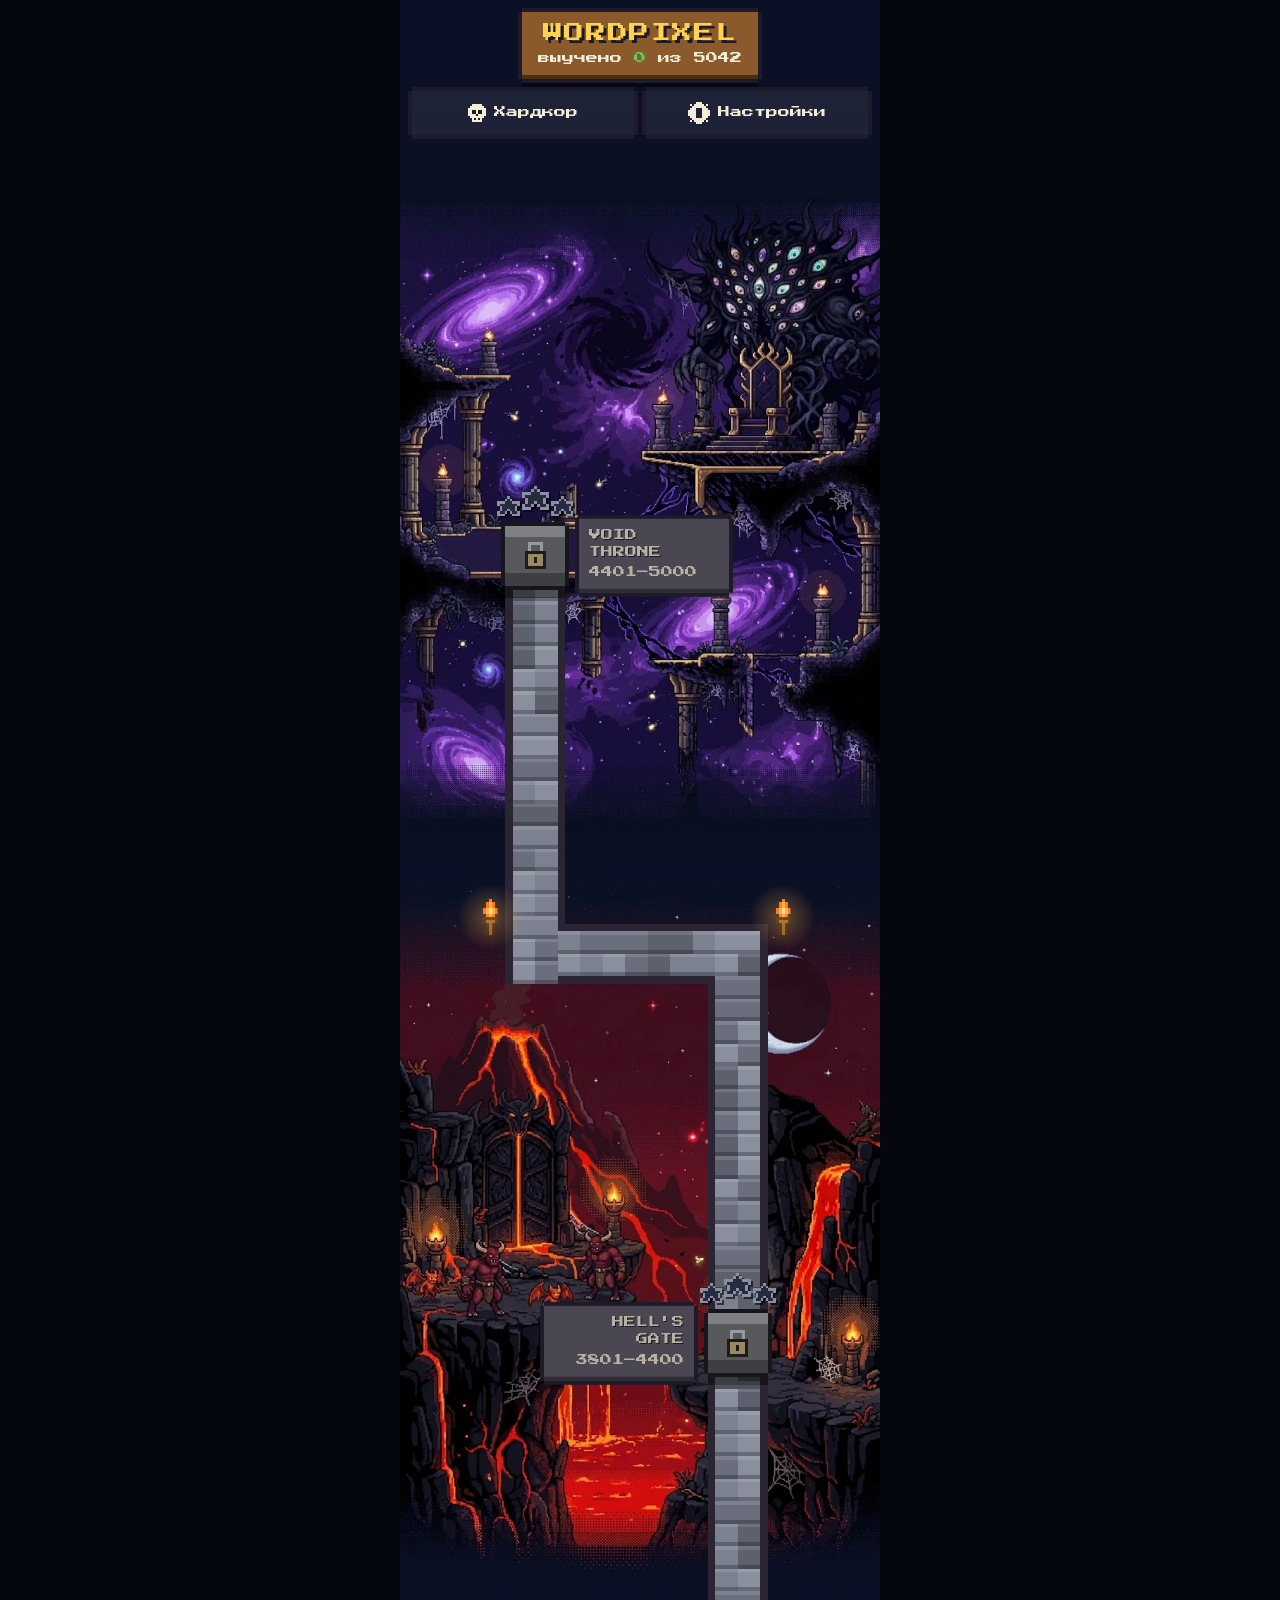
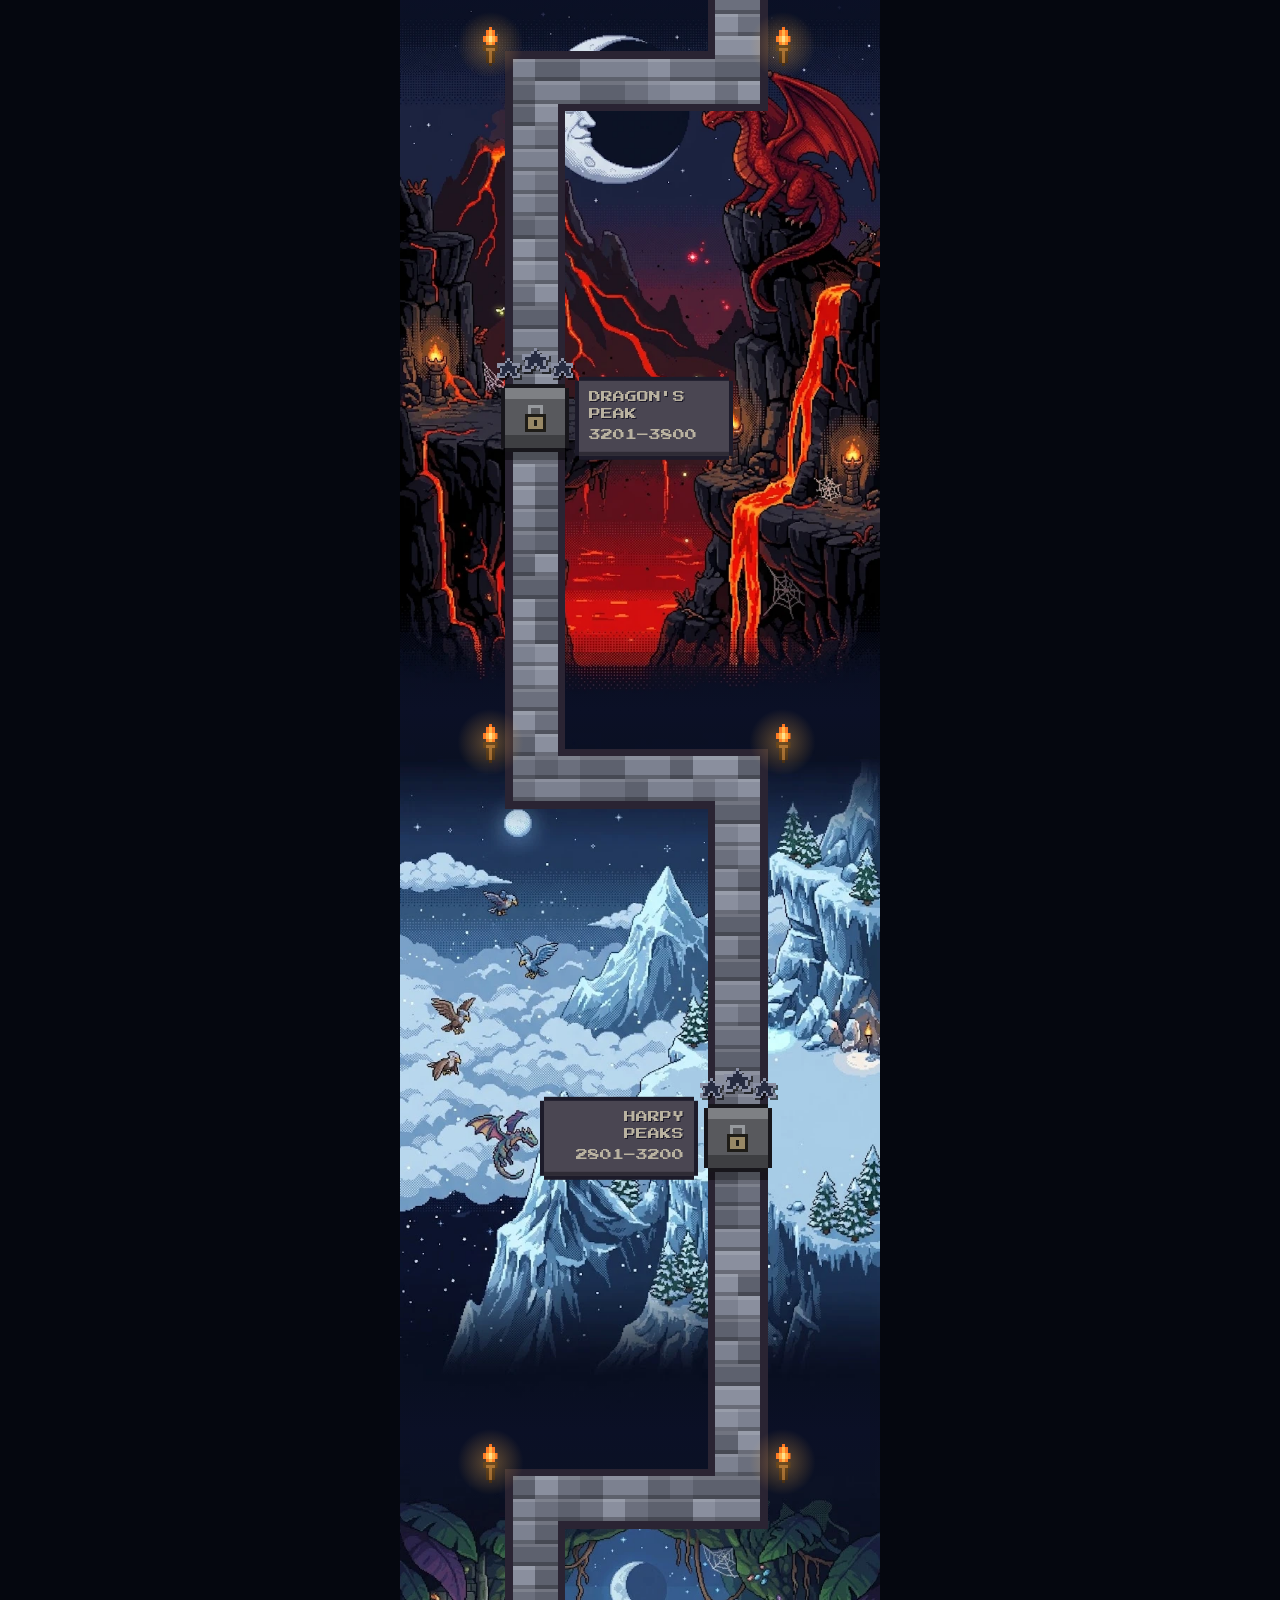
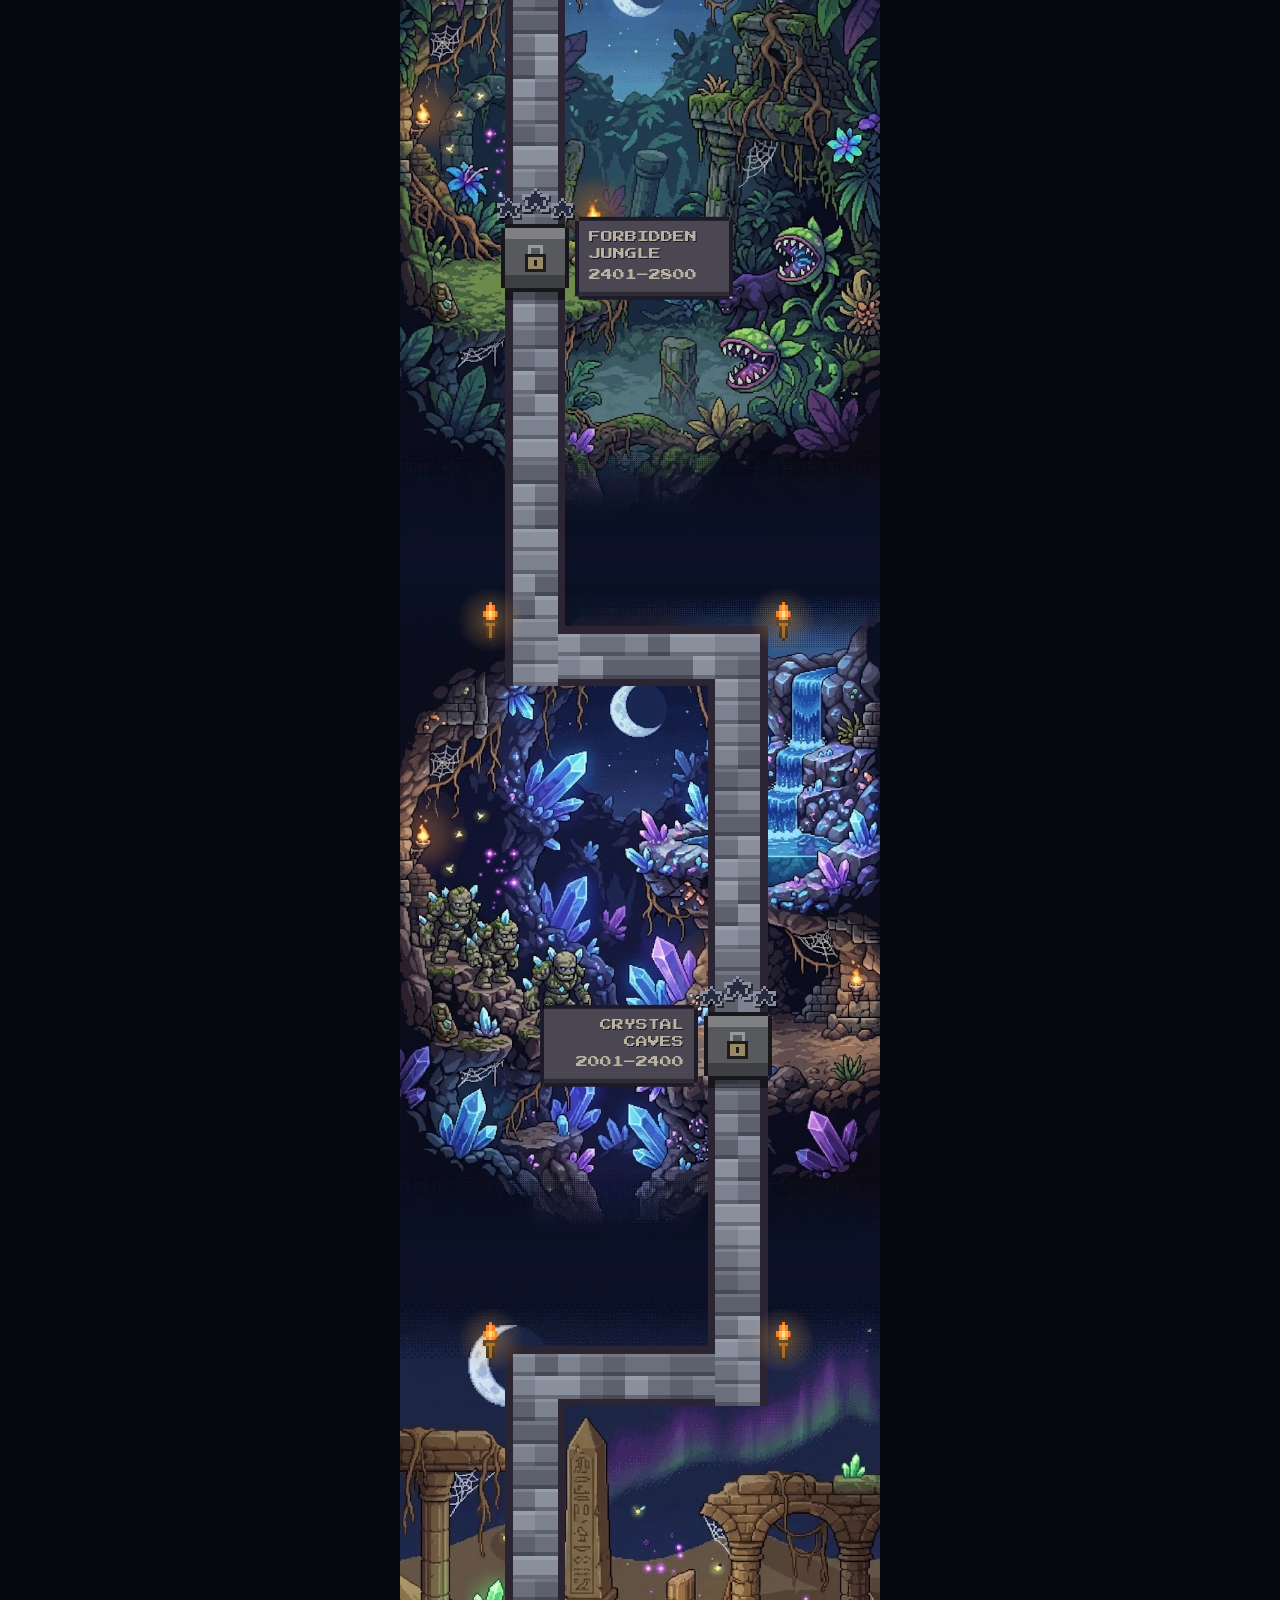
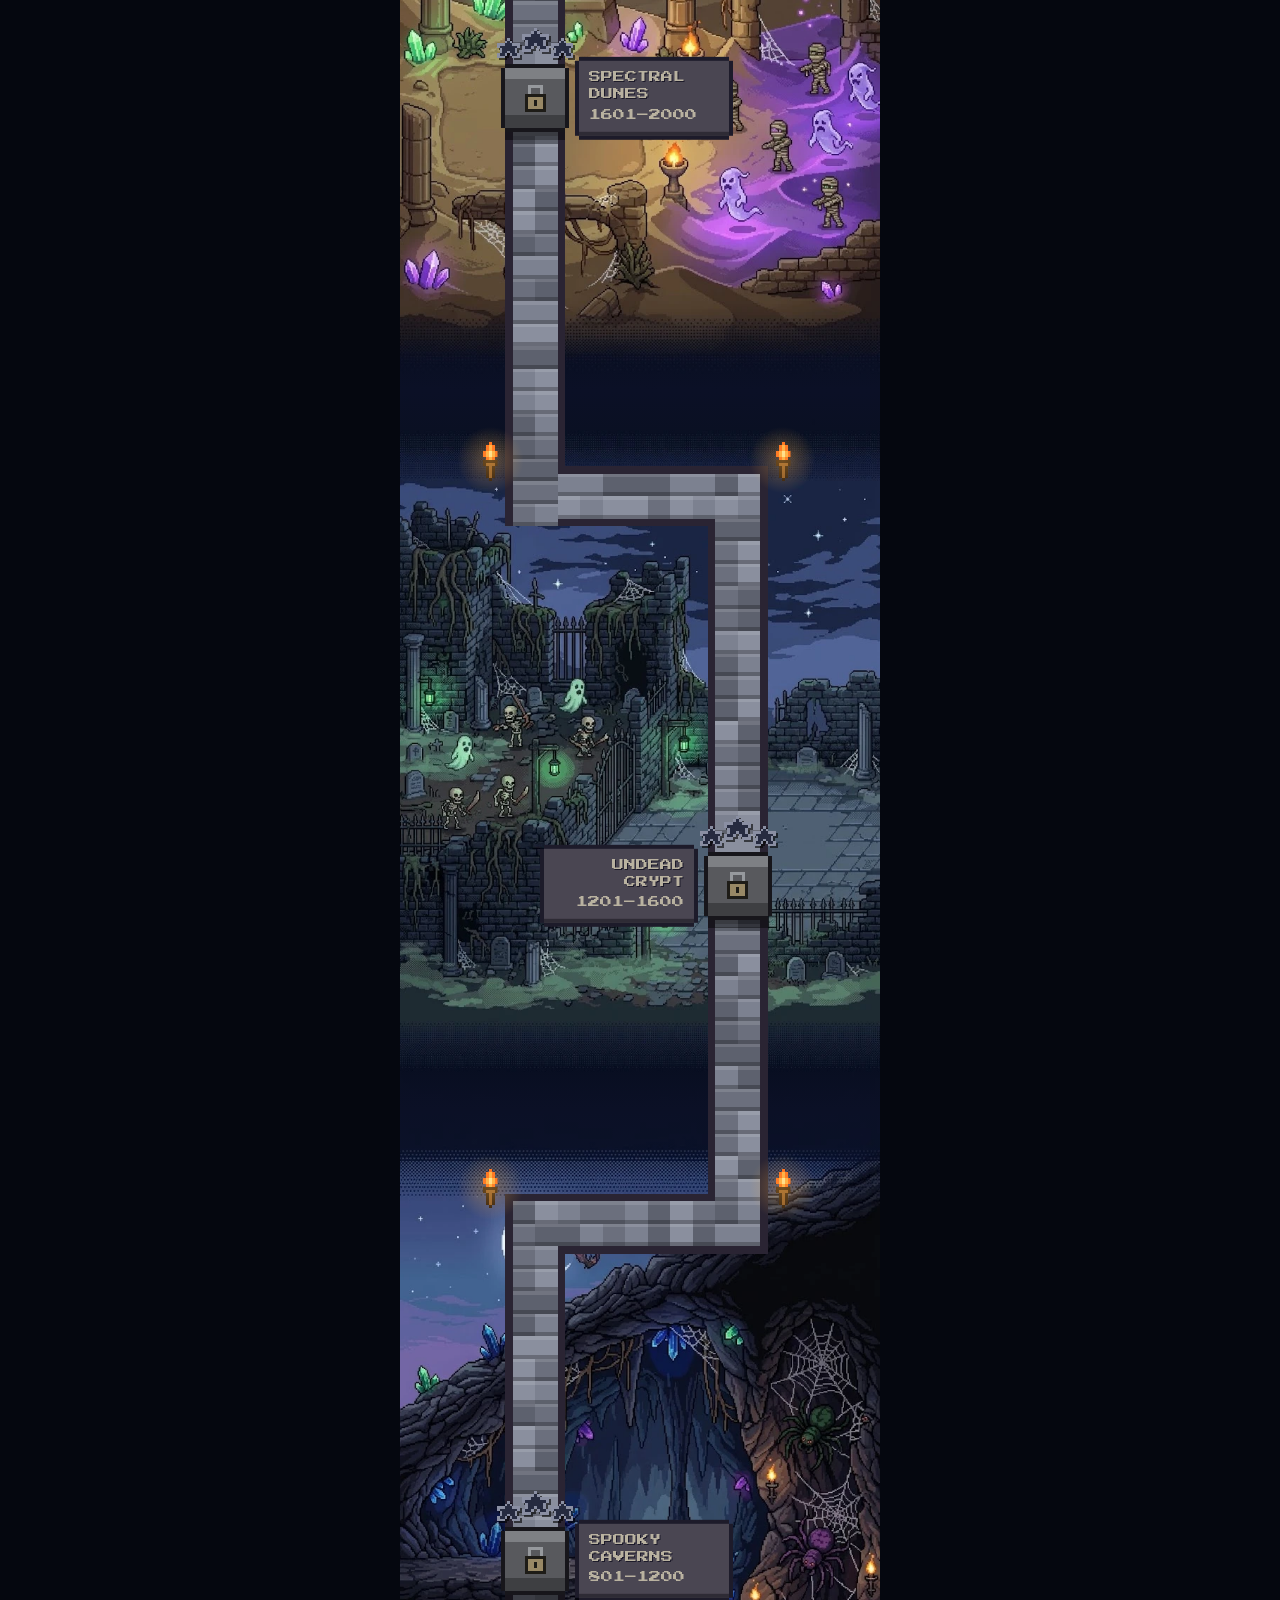
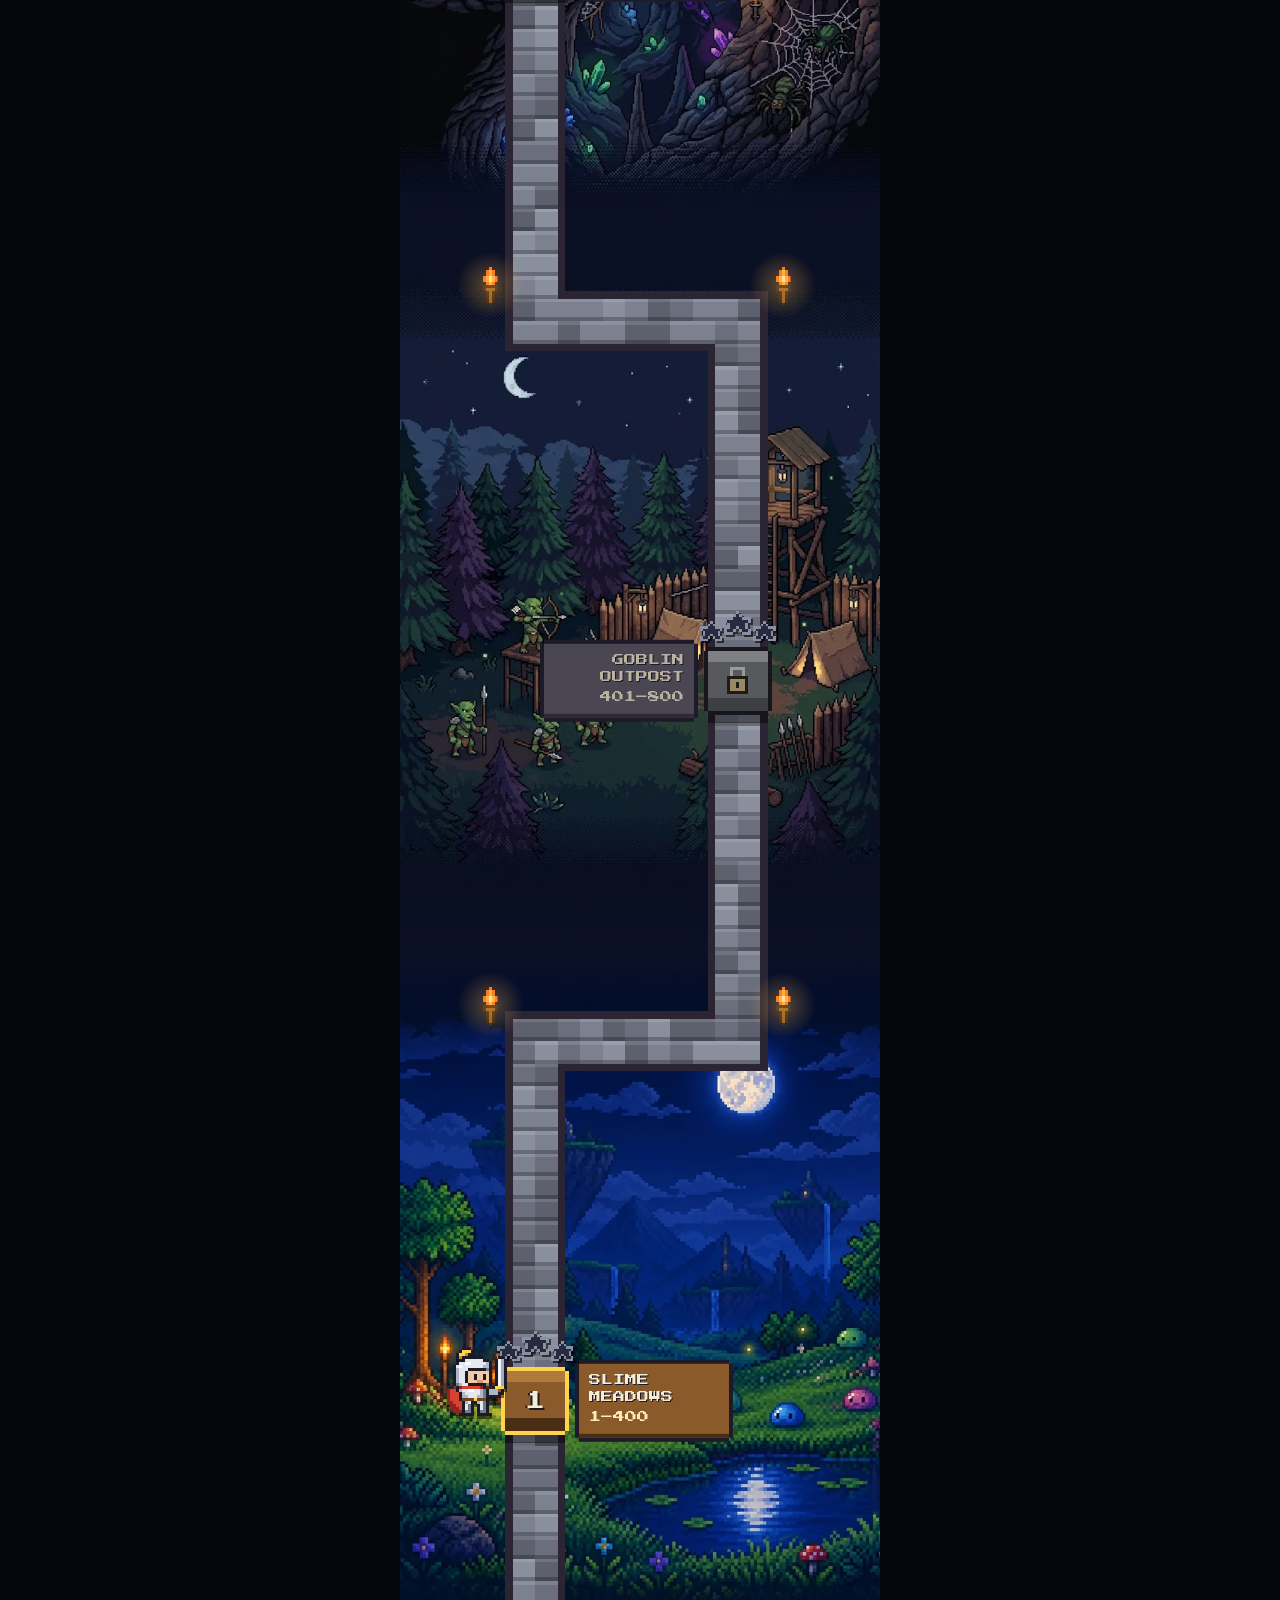
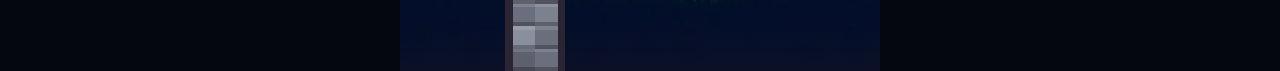
<file: index.html>
<!doctype html>
<html lang="ru">
  <head>
    <meta charset="UTF-8" />
    <meta name="viewport" content="width=device-width, initial-scale=1, viewport-fit=cover" />
    <meta name="theme-color" content="#0b1026" />
    <link rel="icon" type="image/png" sizes="32x32" href="./favicon-32.png" />
    <link rel="apple-touch-icon" href="./apple-touch-icon.png" />
    <link rel="manifest" href="./manifest.webmanifest" />
    <!-- iPhone: «На экран Домой» opens it full screen, like an app -->
    <meta name="apple-mobile-web-app-capable" content="yes" />
    <meta name="mobile-web-app-capable" content="yes" />
    <meta name="apple-mobile-web-app-status-bar-style" content="black-translucent" />
    <meta name="apple-mobile-web-app-title" content="WORDPIXEL" />
    <title>WORDPIXEL</title>
    <script type="module" crossorigin src="./assets/index-QL5jFZpt.js"></script>
    <link rel="stylesheet" crossorigin href="./assets/index-C5kx-Xwj.css">
  </head>
  <body>
    <div id="root"></div>
  </body>
</html>
</file>
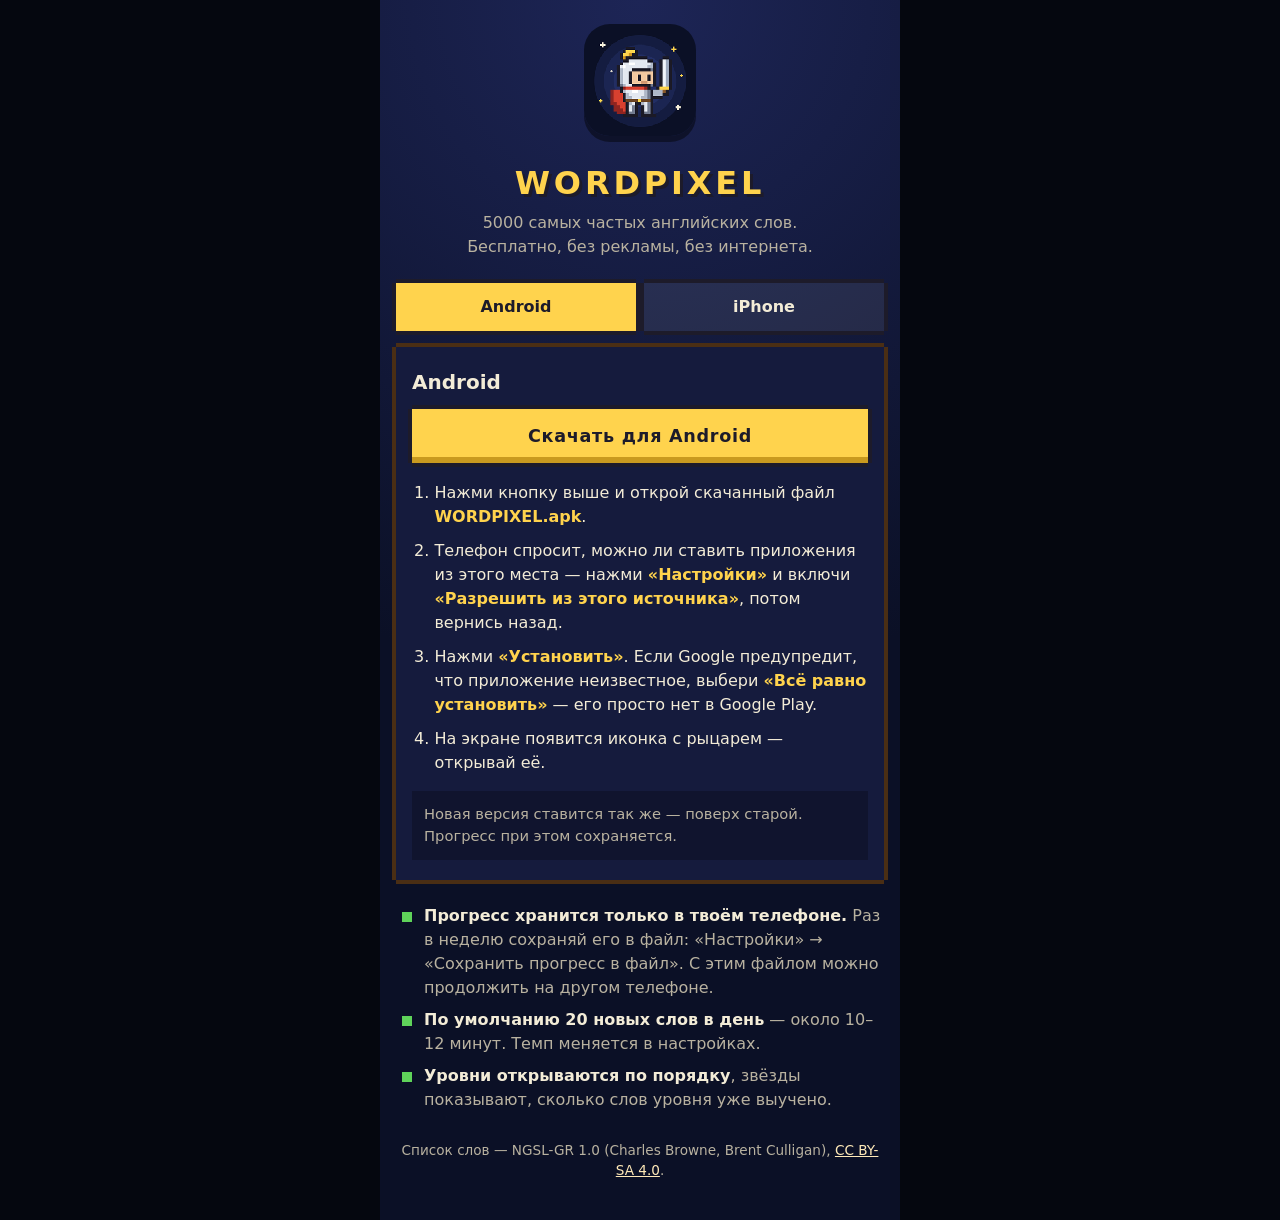
<file: install.html>
<!doctype html>
<html lang="ru">
  <head>
    <meta charset="UTF-8" />
    <meta name="viewport" content="width=device-width, initial-scale=1, viewport-fit=cover" />
    <meta name="theme-color" content="#0b1026" />
    <title>WORDPIXEL — как поставить</title>
    <link rel="icon" type="image/png" sizes="32x32" href="favicon-32.png" />
    <link rel="apple-touch-icon" href="apple-touch-icon.png" />
    <style>
      :root {
        --night: #0b1026;
        --panel: #151b3d;
        --ink: #1d1b2a;
        --text: #f3ecd7;
        --dim: #b9b2a0;
        --gold: #ffd34d;
        --green: #5fd35a;
        --wood: #8a5a2b;
        --wood-dark: #4a2e14;
        --px: 4px;
      }
      * { box-sizing: border-box; }
      body {
        margin: 0;
        background: #05070f;
        color: var(--text);
        font: 16px/1.5 system-ui, -apple-system, 'Segoe UI', sans-serif;
      }
      main {
        max-width: 520px;
        min-height: 100dvh;
        margin: 0 auto;
        padding: calc(24px + env(safe-area-inset-top)) 16px 40px;
        background: radial-gradient(circle at 50% 0, #1d2556, var(--night) 55%);
      }
      header { text-align: center; }
      header img {
        width: 112px;
        height: 112px;
        border-radius: 26px;
        image-rendering: pixelated;
        box-shadow: 0 6px 0 rgb(0 0 0 / 0.45);
      }
      h1 {
        margin: 16px 0 4px;
        font-size: 2rem;
        letter-spacing: 0.12em;
        color: var(--gold);
        text-shadow: 3px 3px 0 var(--ink);
      }
      .tagline { margin: 0 0 24px; color: var(--dim); }
      .tabs { display: grid; grid-template-columns: 1fr 1fr; gap: 8px; margin-bottom: 16px; }
      .tabs button {
        min-height: 48px;
        border: 0;
        font: inherit;
        font-weight: 700;
        color: var(--text);
        background: rgb(255 255 255 / 0.08);
        cursor: pointer;
        box-shadow: 0 calc(var(--px) * -1) 0 var(--ink), 0 var(--px) 0 var(--ink), calc(var(--px) * -1) 0 0 var(--ink), var(--px) 0 0 var(--ink);
      }
      .tabs button[aria-selected='true'] { color: var(--ink); background: var(--gold); }
      section {
        padding: 20px 16px;
        background: var(--panel);
        box-shadow: 0 calc(var(--px) * -1) 0 var(--wood-dark), 0 var(--px) 0 var(--wood-dark), calc(var(--px) * -1) 0 0 var(--wood-dark), var(--px) 0 0 var(--wood-dark);
      }
      section[hidden] { display: none; }
      h2 { margin: 0 0 12px; font-size: 1.25rem; }
      ol { margin: 0; padding-left: 1.4em; }
      li { margin: 10px 0; }
      li strong { color: var(--gold); }
      .button {
        display: block;
        margin: 4px 0 18px;
        padding: 14px;
        text-align: center;
        font-weight: 800;
        font-size: 1.1rem;
        letter-spacing: 0.04em;
        text-decoration: none;
        color: var(--ink);
        background: var(--gold);
        box-shadow: 0 calc(var(--px) * -1) 0 var(--ink), 0 var(--px) 0 var(--ink), calc(var(--px) * -1) 0 0 var(--ink), var(--px) 0 0 var(--ink), inset 0 -6px 0 #c99a1f;
      }
      .button:active { transform: translateY(var(--px)); }
      .note {
        margin: 16px 0 0;
        padding: 12px;
        font-size: 0.92rem;
        color: var(--dim);
        background: rgb(0 0 0 / 0.25);
      }
      .facts { margin: 24px 0 0; padding: 0; list-style: none; display: grid; gap: 8px; }
      .facts li { margin: 0; padding-left: 28px; position: relative; color: var(--dim); }
      .facts li::before {
        content: '';
        position: absolute;
        left: 6px;
        top: 0.55em;
        width: 10px;
        height: 10px;
        background: var(--green);
      }
      .facts strong { color: var(--text); }
      footer { margin-top: 28px; text-align: center; font-size: 0.85rem; color: var(--dim); }
      footer a { color: #ffe9b8; }
      :focus-visible { outline: var(--px) dashed var(--gold); outline-offset: 3px; }
    </style>
  </head>
  <body>
    <main>
      <header>
        <img src="icon-192.png" alt="" width="112" height="112" />
        <h1>WORDPIXEL</h1>
        <p class="tagline">5000 самых частых английских слов.<br />Бесплатно, без рекламы, без интернета.</p>
      </header>

      <div class="tabs" role="tablist" aria-label="Телефон">
        <button type="button" role="tab" id="tab-android" aria-controls="android" aria-selected="true">Android</button>
        <button type="button" role="tab" id="tab-iphone" aria-controls="iphone" aria-selected="false">iPhone</button>
      </div>

      <section id="android" role="tabpanel" aria-labelledby="tab-android">
        <h2>Android</h2>
        <a class="button" href="WORDPIXEL.apk" download>Скачать для Android</a>
        <ol>
          <li>Нажми кнопку выше и открой скачанный файл <strong>WORDPIXEL.apk</strong>.</li>
          <li>Телефон спросит, можно ли ставить приложения из этого места — нажми <strong>«Настройки»</strong> и включи <strong>«Разрешить из этого источника»</strong>, потом вернись назад.</li>
          <li>Нажми <strong>«Установить»</strong>. Если Google предупредит, что приложение неизвестное, выбери <strong>«Всё равно установить»</strong> — его просто нет в Google Play.</li>
          <li>На экране появится иконка с рыцарем — открывай её.</li>
        </ol>
        <p class="note">Новая версия ставится так же — поверх старой. Прогресс при этом сохраняется.</p>
      </section>

      <section id="iphone" role="tabpanel" aria-labelledby="tab-iphone" hidden>
        <h2>iPhone</h2>
        <a class="button" href="./">Открыть приложение</a>
        <ol>
          <li>Открой эту страницу именно в <strong>Safari</strong> (не в Chrome и не внутри Telegram) и нажми кнопку выше.</li>
          <li>Внизу нажми <strong>«Поделиться»</strong> — квадрат со стрелкой вверх.</li>
          <li>Пролистай вниз и выбери <strong>«На экран «Домой»»</strong>, затем <strong>«Добавить»</strong>.</li>
          <li>Открывай приложение с иконки рыцаря на экране — оно запустится на весь экран.</li>
        </ol>
        <p class="note">После первого запуска интернет не нужен. Новые версии приходят сами, когда приложение открыто с интернетом.</p>
      </section>

      <ul class="facts">
        <li><strong>Прогресс хранится только в твоём телефоне.</strong> Раз в неделю сохраняй его в файл: «Настройки» → «Сохранить прогресс в файл». С этим файлом можно продолжить на другом телефоне.</li>
        <li><strong>По умолчанию 20 новых слов в день</strong> — около 10–12 минут. Темп меняется в настройках.</li>
        <li><strong>Уровни открываются по порядку</strong>, звёзды показывают, сколько слов уровня уже выучено.</li>
      </ul>

      <footer>
        Список слов — NGSL-GR 1.0 (Charles Browne, Brent Culligan),
        <a href="https://creativecommons.org/licenses/by-sa/4.0/">CC BY-SA 4.0</a>.
      </footer>
    </main>
    <script>
      // Shows the instructions for the visitor's phone first; both stay one tap away.
      const tabs = { android: document.getElementById('tab-android'), iphone: document.getElementById('tab-iphone') }
      function show(name) {
        for (const [key, tab] of Object.entries(tabs)) {
          tab.setAttribute('aria-selected', String(key === name))
          document.getElementById(key).hidden = key !== name
        }
      }
      tabs.android.addEventListener('click', () => show('android'))
      tabs.iphone.addEventListener('click', () => show('iphone'))
      const ua = navigator.userAgent
      const isAndroid = /Android/i.test(ua)
      // iPads report themselves as a Mac with a touch screen.
      const isIos = /iPhone|iPad|iPod/.test(ua) || (navigator.platform === 'MacIntel' && navigator.maxTouchPoints > 1)
      if (isIos && !isAndroid) show('iphone')
    </script>
  </body>
</html>
</file>
<file: assets/index-C5kx-Xwj.css>
.game-screen{gap:var(--space-4);min-height:100dvh;padding:calc(var(--space-3) + env(safe-area-inset-top)) var(--space-4) calc(var(--space-6) + env(safe-area-inset-bottom));background:linear-gradient(#0b1026d1, #0b1026f0), var(--biome-image) center / cover no-repeat, var(--color-night);flex-direction:column;display:flex;position:relative}.game-header{align-items:center;gap:var(--space-3);grid-template-columns:40px 1fr auto;display:grid}.game-exit{width:40px;height:40px;font-size:var(--text-l);color:var(--color-parchment-dim);background:#00000059;border:0}.game-exit:hover{color:var(--color-parchment)}.game-progress{grid-auto-columns:1fr;grid-auto-flow:column;gap:2px;height:12px;display:grid}.game-progress span{background:#ffffff1f}.game-progress span[data-state=right]{background:var(--color-learned)}.game-progress span[data-state=wrong]{background:#e5533d}.game-count{text-align:right;min-width:4.5em;font-size:var(--text-xs);color:var(--color-parchment-dim);margin:0}.game-card{align-items:center;gap:var(--space-2);margin-top:var(--space-4);padding:var(--space-6) var(--space-4);text-align:center;--frame:var(--color-wood-dark);box-shadow:0 calc(var(--px) * -1) 0 0 var(--frame), 0 var(--px) 0 0 var(--frame), calc(var(--px) * -1) 0 0 0 var(--frame), var(--px) 0 0 0 var(--frame), 0 calc(var(--px) * 3) 0 0 #00000073;animation:card-in var(--duration-normal) steps(4);background:#151b3deb;flex-direction:column;display:flex}.card-badge{padding:var(--space-1) var(--space-2);font-size:var(--text-xs);color:var(--color-ink);background:var(--color-gold);margin:0;line-height:1.5}.prompt-word:focus{outline:none}.prompt-word{margin:var(--space-4) 0 var(--space-1);color:var(--color-parchment);text-shadow:3px 3px 0 var(--color-ink);overflow-wrap:break-word;line-height:1.5}.prompt-ipa{color:var(--color-parchment-dim);margin:0;font-family:system-ui,sans-serif;font-size:1.125rem}.options{gap:var(--space-3);width:100%;margin-top:var(--space-4);display:grid}.option{min-height:60px;padding:var(--space-3);overflow-wrap:break-word;color:var(--color-parchment);background:linear-gradient(var(--color-wood-light) 0 10%, var(--color-wood) 10% 86%, var(--color-wood-dark) 86%);--frame:var(--color-ink);box-shadow:0 calc(var(--px) * -1) 0 0 var(--frame), 0 var(--px) 0 0 var(--frame), calc(var(--px) * -1) 0 0 0 var(--frame), var(--px) 0 0 0 var(--frame);text-shadow:2px 2px 0 var(--color-ink);transition:transform var(--duration-fast) ease-out, filter var(--duration-fast);border:0;line-height:1.5}.option:hover:not([aria-disabled=true]){filter:brightness(1.12)}.option:active:not([aria-disabled=true]){transform:translateY(var(--px))}.option[aria-disabled=true]{cursor:default}.option[data-state=correct]{background:linear-gradient(#8ff07a 0 10%, var(--color-learned) 10% 86%, #2f8a2a 86%);color:var(--color-ink);text-shadow:none;animation:.3s steps(3,end) option-pop}.option[data-state=wrong]{background:linear-gradient(#ff8a70 0 10%,#e5533d 10% 86%,#8f2420 86%);animation:.3s steps(4,end) option-shake}.option[data-state=dim]{opacity:.45}.feedback{align-items:center;gap:var(--space-1);width:100%;min-height:2em;margin-top:var(--space-3);flex-direction:column;display:flex}.feedback-right{color:var(--color-learned);margin:0;font-weight:700}.feedback-answer{font-size:var(--text-s);margin:0;line-height:1.6}.feedback-answer strong{color:var(--color-gold)}.feedback-example{margin:var(--space-1) 0 0;font-size:var(--text-xs);color:var(--color-parchment-dim);line-height:1.7}.intro-translation{margin:var(--space-2) 0 0;color:var(--color-gold);line-height:1.6}.intro-example{margin:var(--space-3) 0 var(--space-4);padding:var(--space-3);width:100%;font-size:var(--text-xs);background:#00000040;line-height:1.8}.intro-example p{margin:0}.intro-example p+p{color:var(--color-parchment-dim)}.game-primary,.game-secondary{width:100%;margin-top:var(--space-3);padding:var(--space-3);font-size:var(--text-m);--frame:var(--color-ink);box-shadow:0 calc(var(--px) * -1) 0 0 var(--frame), 0 var(--px) 0 0 var(--frame), calc(var(--px) * -1) 0 0 0 var(--frame), var(--px) 0 0 0 var(--frame);border:0;line-height:1.5}.game-primary{color:var(--color-ink);background:var(--color-gold);box-shadow:0 calc(var(--px) * -1) 0 0 var(--frame), 0 var(--px) 0 0 var(--frame), calc(var(--px) * -1) 0 0 0 var(--frame), var(--px) 0 0 0 var(--frame), inset 0 calc(var(--px) * -2) 0 #c99a1f}.game-secondary{font-size:var(--text-s);color:var(--color-parchment);background:#ffffff14}.game-primary:active,.game-secondary:active{transform:translateY(var(--px))}.result-score{margin:var(--space-3) 0 var(--space-2);color:var(--color-gold);text-shadow:4px 4px 0 var(--color-ink);font-size:3.5rem;line-height:1}.result-score span{color:var(--color-parchment-dim);font-size:1.5rem}.result-best,.result-new{margin:var(--space-1) 0 0;font-size:var(--text-xs);line-height:1.6}.result-new{color:var(--color-learned)}.result-banner{margin:var(--space-2) 0 0;padding:var(--space-2) var(--space-3);background:var(--color-learned);color:var(--color-ink);font-size:var(--text-xs);line-height:1.6}.result-note{margin:var(--space-2) 0 0;font-size:var(--text-xs);color:#ffe9b8;line-height:1.7}.result-mistakes{width:100%;margin-top:var(--space-3);padding:var(--space-3);text-align:left;background:#00000040}.result-mistakes h3{margin:0 0 var(--space-3);font-size:var(--text-xs);color:#ff8a70}.result-mistakes ul{gap:var(--space-2);font-size:var(--text-xs);margin:0;padding:0;line-height:1.6;list-style:none;display:grid}.result-mistakes strong{color:var(--color-gold)}.result-actions{width:100%}@keyframes card-in{0%{opacity:0;transform:translateY(12px)}}@keyframes option-pop{50%{transform:scale(1.04)}}@keyframes option-shake{25%{transform:translate(-4px)}75%{transform:translate(4px)}}.hardcore-screen{background:radial-gradient(circle at 50% 0%, #8c1e1e73, transparent 60%), var(--color-night)}.top-bar{z-index:10;align-items:center;gap:var(--space-3);padding:calc(var(--space-3) + env(safe-area-inset-top)) var(--space-3) var(--space-4);background:linear-gradient(#0b1026f7 75%,#0b102600);flex-direction:column;display:flex;position:sticky;top:0}.title-sign{padding:var(--space-2) var(--space-4);text-align:center;background:var(--color-wood);border-bottom:var(--px) solid var(--color-wood-dark);--frame:var(--color-ink);box-shadow:0 calc(var(--px) * -1) 0 0 var(--frame), 0 var(--px) 0 0 var(--frame), calc(var(--px) * -1) 0 0 0 var(--frame), var(--px) 0 0 0 var(--frame), 0 calc(var(--px) * 2) 0 0 #00000080}.title-sign-name{font-size:var(--text-l);letter-spacing:.08em;color:var(--color-gold);text-shadow:3px 3px 0 var(--color-ink);margin:0;font-weight:400;line-height:1.3}.title-sign-count{margin:var(--space-1) 0 0;font-size:var(--text-xs);color:var(--color-parchment);white-space:nowrap;line-height:1.4}.title-sign-count strong{color:var(--color-learned);font-weight:400}.hud-actions{gap:var(--space-3);grid-template-columns:1fr 1fr;width:100%;display:grid}.hud-button{justify-content:center;align-items:center;gap:var(--space-2);min-height:44px;padding:var(--space-2);font-size:var(--text-xs);color:var(--color-parchment);--frame:var(--color-ink);box-shadow:0 calc(var(--px) * -1) 0 0 var(--frame), 0 var(--px) 0 0 var(--frame), calc(var(--px) * -1) 0 0 0 var(--frame), var(--px) 0 0 0 var(--frame);transition:background var(--duration-fast);background:#ffffff14;border:0;display:flex}.hud-button:hover,.hud-button:focus-visible{background:#ffffff29}.hud-button:active{transform:translateY(2px)}.backup-reminder{z-index:9;justify-content:space-between;align-items:center;gap:var(--space-2);margin:0 var(--space-3);padding:var(--space-2) var(--space-3);font-size:var(--text-xs);color:var(--color-ink);background:var(--color-gold);--frame:var(--color-ink);box-shadow:0 calc(var(--px) * -1) 0 0 var(--frame), 0 var(--px) 0 0 var(--frame), calc(var(--px) * -1) 0 0 0 var(--frame), var(--px) 0 0 0 var(--frame);flex-wrap:wrap;line-height:1.6;display:flex;position:sticky;top:150px}.backup-reminder p{margin:0}.backup-reminder div{gap:var(--space-2);display:flex}.backup-reminder button{min-height:36px;padding:var(--space-1) var(--space-3);font-size:var(--text-xs);color:var(--color-parchment);background:var(--color-ink);border:0}.backup-reminder button+button{color:var(--color-ink);background:#0000001f}.level-sheet{width:min(var(--app-width), 100%);max-width:100%;color:var(--color-parchment);background:0 0;border:0;margin:auto auto 0;padding:0;overflow:visible}.level-sheet[open]{animation:sheet-up var(--duration-normal) steps(5)}.level-sheet::backdrop{background:#05070fb3}.level-card{padding:var(--space-6) var(--space-6) calc(var(--space-6) + env(safe-area-inset-bottom));background:repeating-linear-gradient(0deg, transparent 0 22px, #0000001f 22px 26px), var(--color-wood);border-top:var(--px) solid var(--color-ink);box-shadow:inset 0 var(--px) 0 var(--color-wood-light);position:relative}.level-card-stars{gap:var(--space-1);filter:drop-shadow(2px 2px #0009);display:flex;position:absolute;top:-22px;left:50%;transform:translate(-50%)}.level-card-title{margin:var(--space-2) 0 0;font-size:var(--text-l);text-shadow:2px 2px 0 var(--color-ink)}.level-card-range{margin:0 0 var(--space-4);font-size:var(--text-xs);color:#ffe9b8}.level-card-biome{margin:var(--space-2) 0 var(--space-1);font-size:var(--text-s);text-transform:uppercase;letter-spacing:.06em;color:var(--color-gold)}.level-progress{background:var(--color-unseen);--frame:var(--color-ink);height:18px;box-shadow:0 calc(var(--px) * -1) 0 0 var(--frame), 0 var(--px) 0 0 var(--frame), calc(var(--px) * -1) 0 0 0 var(--frame), var(--px) 0 0 0 var(--frame);display:flex}.bar-learned{background:var(--color-learned)}.bar-learning{background:var(--color-learning)}.level-counts{gap:var(--space-2) var(--space-4);margin:var(--space-4) 0 var(--space-2);font-size:var(--text-s);flex-wrap:wrap;display:flex}.level-counts div{gap:6px;display:flex}.level-counts dt:before{content:"";background:currentColor;width:10px;height:10px;margin-right:6px;display:inline-block}.level-counts dd{margin:0;font-weight:700}.dot-learned:before{color:var(--color-learned)}.dot-learning:before{color:var(--color-learning)}.dot-unseen:before{color:var(--color-unseen)}.level-best{margin:0 0 var(--space-6);font-size:var(--text-s);color:#ffe9b8}.play-button{width:100%;padding:var(--space-3);background:var(--color-gold);color:var(--color-ink);font-size:var(--text-l);letter-spacing:.08em;text-transform:uppercase;--frame:var(--color-ink);box-shadow:0 calc(var(--px) * -1) 0 0 var(--frame), 0 var(--px) 0 0 var(--frame), calc(var(--px) * -1) 0 0 0 var(--frame), var(--px) 0 0 0 var(--frame), inset 0 calc(var(--px) * -2) 0 #c99a1f;border:0;font-weight:700;display:block}.play-button:disabled{cursor:not-allowed;opacity:.75}.level-locked-note{padding:var(--space-3);font-size:var(--text-s);background:#00000040;margin:0;line-height:1.4}.sheet-close{margin:var(--space-4) auto 0;padding:var(--space-2) var(--space-4);font-size:var(--text-s);color:#ffe9b8;text-underline-offset:4px;background:0 0;border:0;text-decoration:underline;display:block}@keyframes sheet-up{0%{opacity:0;transform:translateY(40%)}}.world-map{aspect-ratio:64/1056;width:100%;position:relative}.map-panels{flex-direction:column;display:flex;position:absolute;inset:0}.biome-frame{position:relative}.biome-frame:before,.biome-frame:after{content:"";pointer-events:none;height:7%;position:absolute;left:0;right:0}.biome-frame:before{background:linear-gradient(var(--color-night), transparent);top:0}.biome-frame:after{background:linear-gradient(transparent, var(--color-night));bottom:0}.biome-panel{aspect-ratio:2/3;object-fit:cover;background:var(--color-night);image-rendering:auto;width:100%;height:auto;display:block}.road{width:100%;height:100%;position:absolute;inset:0}.map-levels{margin:0;padding:0;list-style:none;position:absolute;inset:0}.level-node{z-index:3;position:absolute;transform:translate(-50%,-50%)}.level-button{background:linear-gradient(var(--color-stone-light) 0 18%, var(--color-stone) 18% 78%, #4b4e5a 78%);--frame:var(--color-ink);width:60px;height:60px;box-shadow:0 calc(var(--px) * -1) 0 0 var(--frame), 0 var(--px) 0 0 var(--frame), calc(var(--px) * -1) 0 0 0 var(--frame), var(--px) 0 0 0 var(--frame), 0 calc(var(--px) * 3) 0 0 #00000073;transition:transform var(--duration-fast) ease-out;border:0;place-items:center;padding:0;display:grid;position:relative}.level-button:active{transform:translateY(var(--px))}.is-open .level-button{background:linear-gradient(var(--color-wood-light) 0 18%, var(--color-wood) 18% 78%, var(--color-wood-dark) 78%);--frame:var(--color-gold)}.is-current .level-button{animation:1.6s steps(4,end) infinite node-pulse}.level-number{font-size:var(--text-l);color:var(--color-parchment);text-shadow:2px 2px 0 var(--color-ink), -2px 0 0 var(--color-ink)}.is-locked .level-button{filter:saturate(.4)brightness(.8)}.level-stars{filter:drop-shadow(2px 2px #0009);align-items:flex-end;gap:2px;display:flex;position:absolute;bottom:calc(100% + 10px);left:50%;transform:translate(-50%)}.star-middle{margin-bottom:6px}.level-sign{background:var(--color-wood);border-bottom:var(--px) solid var(--color-wood-dark);--frame:var(--color-ink);width:max-content;max-width:150px;box-shadow:0 calc(var(--px) * -1) 0 0 var(--frame), 0 var(--px) 0 0 var(--frame), calc(var(--px) * -1) 0 0 0 var(--frame), var(--px) 0 0 0 var(--frame);flex-direction:column;gap:4px;padding:8px 10px;line-height:1.4;display:flex;position:absolute;top:50%;transform:translateY(-50%)}.sign-right .level-sign{left:calc(100% + 14px)}.sign-left .level-sign{text-align:right;align-items:flex-end;right:calc(100% + 14px)}.level-sign-name{font-size:var(--text-xs);text-transform:uppercase;color:var(--color-parchment);text-shadow:1px 1px 0 var(--color-ink)}.level-sign-range{font-size:var(--text-xs);color:#ffe9b8}.is-locked .level-sign{background:#4a4652;border-bottom-color:#2e2b35}.is-locked .level-sign-name,.is-locked .level-sign-range{color:var(--color-parchment-dim)}.hero{z-index:4;pointer-events:none;position:absolute}.hero svg{filter:drop-shadow(0 3px #00000080);animation:1.2s steps(2,end) infinite hero-bob;display:block}.hero-left{transform:translate(calc(-50% - 58px),-78%)}.hero-right{transform:translate(calc(58px - 50%),-78%)scaleX(-1)}.torch{z-index:2;flex-direction:column;align-items:center;display:flex;position:absolute;transform:translate(-50%,-100%)}.torch-flame{animation:.5s steps(2,end) infinite torch-flicker;animation-delay:inherit;transform-origin:bottom}.torch-glow{pointer-events:none;background:radial-gradient(circle,#ffb34759,#0000 65%);border-radius:50%;width:72px;height:72px;position:absolute;top:-18px;left:50%;transform:translate(-50%)}@keyframes hero-bob{50%{translate:0 -3px}}@keyframes torch-flicker{50%{opacity:.85;transform:scaleY(.82)scaleX(1.1)}}@keyframes node-pulse{50%{filter:drop-shadow(0 0 10px var(--color-gold))}}.settings-screen{gap:var(--space-4);min-height:100dvh;padding:calc(var(--space-3) + env(safe-area-inset-top)) var(--space-4) calc(var(--space-6) + env(safe-area-inset-bottom));background:var(--color-night);flex-direction:column;display:flex}.screen-header{align-items:center;gap:var(--space-3);display:flex}.screen-header h1{font-size:var(--text-m);color:var(--color-gold);text-shadow:2px 2px 0 var(--color-ink);margin:0}.settings-section{gap:var(--space-3);padding:var(--space-4);background:var(--color-night-2);--frame:var(--color-wood-dark);box-shadow:0 calc(var(--px) * -1) 0 0 var(--frame), 0 var(--px) 0 0 var(--frame), calc(var(--px) * -1) 0 0 0 var(--frame), var(--px) 0 0 0 var(--frame);flex-direction:column;display:flex}.settings-section h2{font-size:var(--text-s);color:var(--color-parchment);margin:0;line-height:1.5}.settings-hint,.settings-message{font-size:var(--text-xs);color:var(--color-parchment-dim);margin:0;line-height:1.9}.settings-message:empty{display:none}.settings-message{color:var(--color-learned)}.settings-warning{padding:var(--space-3);font-size:var(--text-xs);color:var(--color-ink);background:var(--color-gold);margin:0;line-height:1.9}.pace-options{gap:var(--space-2);margin:var(--space-2) 0;grid-template-columns:repeat(4,1fr);display:grid}.pace-option{min-height:52px;font-size:var(--text-l);color:var(--color-parchment);--frame:var(--color-ink);box-shadow:0 calc(var(--px) * -1) 0 0 var(--frame), 0 var(--px) 0 0 var(--frame), calc(var(--px) * -1) 0 0 0 var(--frame), var(--px) 0 0 0 var(--frame);background:#ffffff14;border:0;font-weight:700}.pace-option[aria-pressed=true]{color:var(--color-ink);background:var(--color-gold)}.backup{gap:var(--space-1);flex-direction:column;display:flex}.backup .game-primary,.backup .game-secondary{font-size:var(--text-s)}.confirm{margin-top:var(--space-3);padding:var(--space-3);font-size:var(--text-xs);background:#00000059;line-height:1.9}.confirm p{margin:0}.confirm strong{color:var(--color-gold)}.confirm-actions{gap:var(--space-2);grid-template-columns:1fr 1fr;display:grid}.about-link{min-height:44px;padding:var(--space-2) var(--space-4);font-size:var(--text-xs);color:#ffe9b8;text-underline-offset:4px;background:0 0;border:0;align-self:center;text-decoration:underline}.about p{font-size:var(--text-xs);color:var(--color-parchment-dim);margin:0;line-height:1.9}.about p strong{color:var(--color-gold)}.about h2{margin-top:var(--space-3)}.about a{color:#ffe9b8;overflow-wrap:anywhere}.problem-title{font-size:var(--text-m);color:var(--color-gold);margin:0;line-height:1.6}@font-face{font-family:"Press Start 2P";font-style:normal;font-display:swap;font-weight:400;src:url(./press-start-2p-latin-400-normal-_wFEWmAB.woff2)format("woff2"),url(./press-start-2p-latin-400-normal-KLytu4cr.woff)format("woff")}@font-face{font-family:"Press Start 2P";font-style:normal;font-display:swap;font-weight:400;src:url(./press-start-2p-cyrillic-400-normal-DBn7fddJ.woff2)format("woff2"),url([data-uri])format("woff")}:root{--color-night:#0b1026;--color-night-2:#151b3d;--color-ink:#1d1b2a;--color-parchment:#f3ecd7;--color-parchment-dim:#b9b2a0;--color-wood:#8a5a2b;--color-wood-light:#b07a3c;--color-wood-dark:#4a2e14;--color-stone:#6b6f7d;--color-stone-light:#9aa0ae;--color-gold:#ffd34d;--color-torch:#ffb347;--color-learned:#5fd35a;--color-learning:#ffd34d;--color-unseen:#4a4f66;--font-pixel:"Press Start 2P", system-ui, sans-serif;--text-xs:.75rem;--text-s:.875rem;--text-m:1rem;--text-l:1.25rem;--text-xl:1.75rem;--leading:1.6;--px:4px;--space-1:4px;--space-2:8px;--space-3:12px;--space-4:16px;--space-6:24px;--duration-fast:.15s;--duration-normal:.3s;--app-width:480px}*,:before,:after{box-sizing:border-box}html,body{color:var(--color-parchment);font-family:var(--font-pixel);line-height:var(--leading);font-synthesis:none;-webkit-font-smoothing:none;-webkit-tap-highlight-color:transparent;background:#05070f;margin:0}#root{max-width:var(--app-width);background:var(--color-night);min-height:100dvh;margin:0 auto;overflow-x:clip}svg,img{image-rendering:pixelated}button{font:inherit;color:inherit;cursor:pointer}:focus-visible{outline:var(--px) dashed var(--color-gold);outline-offset:3px}.pixel-frame{box-shadow:0 calc(var(--px) * -1) 0 0 var(--frame,var(--color-ink)), 0 var(--px) 0 0 var(--frame,var(--color-ink)), calc(var(--px) * -1) 0 0 0 var(--frame,var(--color-ink)), var(--px) 0 0 0 var(--frame,var(--color-ink))}.toast{left:50%;bottom:var(--space-6);z-index:30;padding:var(--space-2) var(--space-4);background:var(--color-ink);color:var(--color-parchment);font-size:var(--text-s);position:fixed;transform:translate(-50%)}.app-message{min-height:100dvh;padding:var(--space-6);text-align:center;place-items:center;display:grid}@media (prefers-reduced-motion:reduce){*,:before,:after{transition:none!important;animation:none!important}}
</file>
